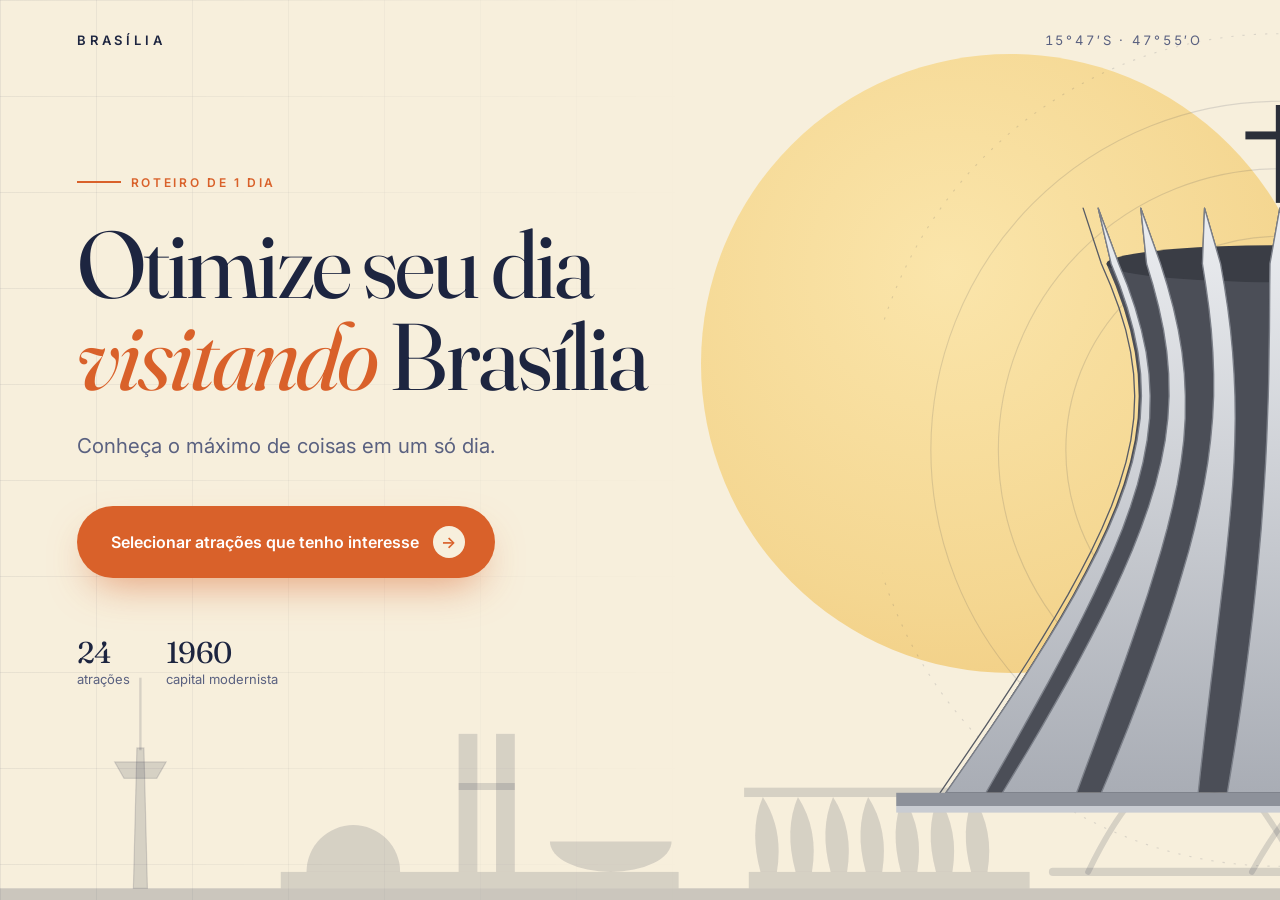
<file: index.html>
<!DOCTYPE html>
<html lang="pt-BR">
<head>
  <meta charset="utf-8">
  <meta name="viewport" content="width=device-width, initial-scale=1">
  <title>Brasília em um dia</title>
  <link rel="preconnect" href="https://fonts.googleapis.com">
  <link href="https://fonts.googleapis.com/css2?family=Fraunces:ital,opsz,wght@0,9..144,400;1,9..144,400&family=Inter:wght@400;500;600&display=swap" rel="stylesheet">
  <link rel="stylesheet" href="style.css">
</head>
<body>
<main class="hero">
  <div class="grade"></div>
  <div class="sol"></div>

  <div class="arcos" aria-hidden="true">
    <svg viewBox="0 0 800 800" preserveAspectRatio="xMidYMid slice" fill="none" stroke="#1d2540" stroke-opacity=".13">
      <circle cx="400" cy="400" r="190"/><circle cx="400" cy="400" r="250"/>
      <circle cx="400" cy="400" r="310"/><circle cx="400" cy="400" r="370" stroke-dasharray="2 8"/>
    </svg>
  </div>

  <svg class="skyline" viewBox="0 0 1440 200" preserveAspectRatio="xMinYMax slice" aria-hidden="true">
    <g fill="#1d2540" fill-opacity=".15" stroke="#1d2540" stroke-opacity=".15">
      <!-- Torre de TV -->
      <polygon points="114,190 126,190 123,70 117,70"/>
      <polygon points="98,82 142,82 134,96 106,96"/>
      <rect x="119" y="10" width="2" height="62" stroke="none"/>
      <!-- Congresso Nacional -->
      <rect x="240" y="176" width="340" height="14" stroke="none"/>
      <path d="M262 176 A40 40 0 0 1 342 176 Z" stroke="none"/>
      <rect x="392" y="58" width="16" height="118" stroke="none"/>
      <rect x="424" y="58" width="16" height="118" stroke="none"/>
      <rect x="392" y="100" width="48" height="6" stroke="none"/>
      <path d="M470 150 A52 26 0 0 0 574 150 Z" stroke="none"/>
      <!-- Palácio da Alvorada -->
      <rect x="640" y="176" width="240" height="14" stroke="none"/>
      <rect x="636" y="104" width="248" height="8" stroke="none"/>
      <g stroke="none">
        <path id="col" d="M650 176 Q640 140 652 112 Q670 140 664 176 Z"/>
        <use href="#col" x="30"/><use href="#col" x="60"/><use href="#col" x="90"/>
        <use href="#col" x="120"/><use href="#col" x="150"/><use href="#col" x="180"/>
      </g>
    </g>
    <!-- Ponte JK -->
    <g fill="none" stroke="#1d2540" stroke-opacity=".15" stroke-width="5" stroke-linecap="round">
      <path d="M930 176 Q1020 -10 1110 176"/>
      <path d="M1070 176 Q1160 10 1250 176"/>
      <path d="M1210 176 Q1300 -10 1390 176"/>
      <path d="M900 176 H1440" stroke-width="7"/>
    </g>
    <rect x="0" y="190" width="1440" height="10" fill="#1d2540" fill-opacity=".2"/>
  </svg>

  <svg class="catedral" viewBox="-300 0 600 540" id="catedral" role="img" aria-label="Catedral de Brasília"></svg>

  <nav class="topo">
    <b>Brasília</b>
    <span class="coord">15°47′S · 47°55′O</span>
  </nav>

  <section class="conteudo">
    <div class="selo">Roteiro de 1 dia</div>
    <h1>Otimize seu dia <em>visitando</em> Brasília</h1>
    <p class="sub">Conheça o máximo de coisas em um só dia.</p>

    <button class="btn" id="abrir">
      Selecionar atrações que tenho interesse <span class="seta">→</span>
    </button>

    <div class="fatos">
      <div><strong id="qtd">15</strong>atrações</div>
      <div><strong>1960</strong>capital modernista</div>
    </div>
  </section>
</main>

<dialog id="modal">
  <section class="passo">
    <div class="m-cab">
      <div>
        <h2>O que você quer fazer?</h2>
        <p>Toque no horário em que você vai fazer cada atividade.</p>
      </div>
      <button class="fechar" data-fechar aria-label="Fechar">✕</button>
    </div>
    <div class="lista1" id="grid1"></div>
    <div class="m-rod">
      <div class="resumo"><strong id="resumo1">0 atividades</strong><span id="tempoTotal">0 min no total</span></div>
      <button class="btn" id="ver" disabled>Ver minha lista <span class="seta">→</span></button>
    </div>
  </section>
</dialog>

<script src="atracoes.js"></script>
<script src="catedral.js"></script>
<script>
  desenharCatedral(document.getElementById("catedral"));
  document.getElementById("qtd").textContent = FIXAS.length;

  const $ = id => document.getElementById(id);
  const modal = $("modal");
  const ler = (k, padrao) => { try { return JSON.parse(sessionStorage.getItem(k)) ?? padrao; } catch (e) { return padrao; } };

  const fixasSalvas = ler("fixas", []);
  const plural = (n, a, b) => `${n} ${n === 1 ? a : b}`;

  /* ---------- escolher horário direto nos botões ---------- */
  const escolha = {};                                   // id -> "HH:MM"
  fixasSalvas.forEach(f => { escolha[f.id] = f.inicio; });

  const grupos = [...new Set(FIXAS.map(a => a.grupo))];
  $("grid1").innerHTML = grupos.map(g => `
    <section class="grupo1">
      <h3>${g}</h3>
      ${FIXAS.filter(a => a.grupo === g).map(a => `
        <div class="fixa1" data-id="${a.id}">
          <div class="info">
            <div class="nome">${a.nome}</div>
            <div class="meta">duração ${formatarTempo(a.minutos)}</div>
          </div>
          <div class="horas">
            ${a.horarios.map(h => `<button type="button" class="hora-btn" data-h="${h}" aria-pressed="false">${h.replace(":00", "h")}</button>`).join("")}
          </div>
        </div>`).join("")}
    </section>`).join("");

  function pintar1() {
    document.querySelectorAll(".fixa1").forEach(row => {
      const sel = escolha[row.dataset.id];
      row.classList.toggle("ativa", !!sel);
      row.querySelectorAll(".hora-btn").forEach(b => b.setAttribute("aria-pressed", b.dataset.h === sel));
    });
    const f = fixas();
    $("resumo1").textContent = plural(f.length, "atividade", "atividades");
    $("tempoTotal").textContent = `${formatarTempo(f.reduce((s, x) => s + x.minutos, 0))} no total`;
    $("ver").disabled = f.length === 0;
  }
  $("grid1").addEventListener("click", e => {
    const btn = e.target.closest(".hora-btn");
    if (!btn) return;
    const id = btn.closest(".fixa1").dataset.id;
    if (escolha[id] === btn.dataset.h) delete escolha[id];   // clicar de novo desmarca
    else escolha[id] = btn.dataset.h;
    pintar1();
  });

  function fixas() {
    return FIXAS.filter(a => escolha[a.id]).map(a => ({ id: a.id, nome: a.nome, minutos: a.minutos, inicio: escolha[a.id] }));
  }
  $("abrir").addEventListener("click", () => { pintar1(); modal.showModal(); });
  document.querySelectorAll("[data-fechar]").forEach(b => b.addEventListener("click", () => modal.close()));
  modal.addEventListener("click", e => { if (e.target === modal) modal.close(); });
  $("ver").addEventListener("click", () => {
    sessionStorage.setItem("fixas", JSON.stringify(fixas()));
    location.href = "lista.html";
  });
  pintar1();
</script>
</body>
</html>
</file>
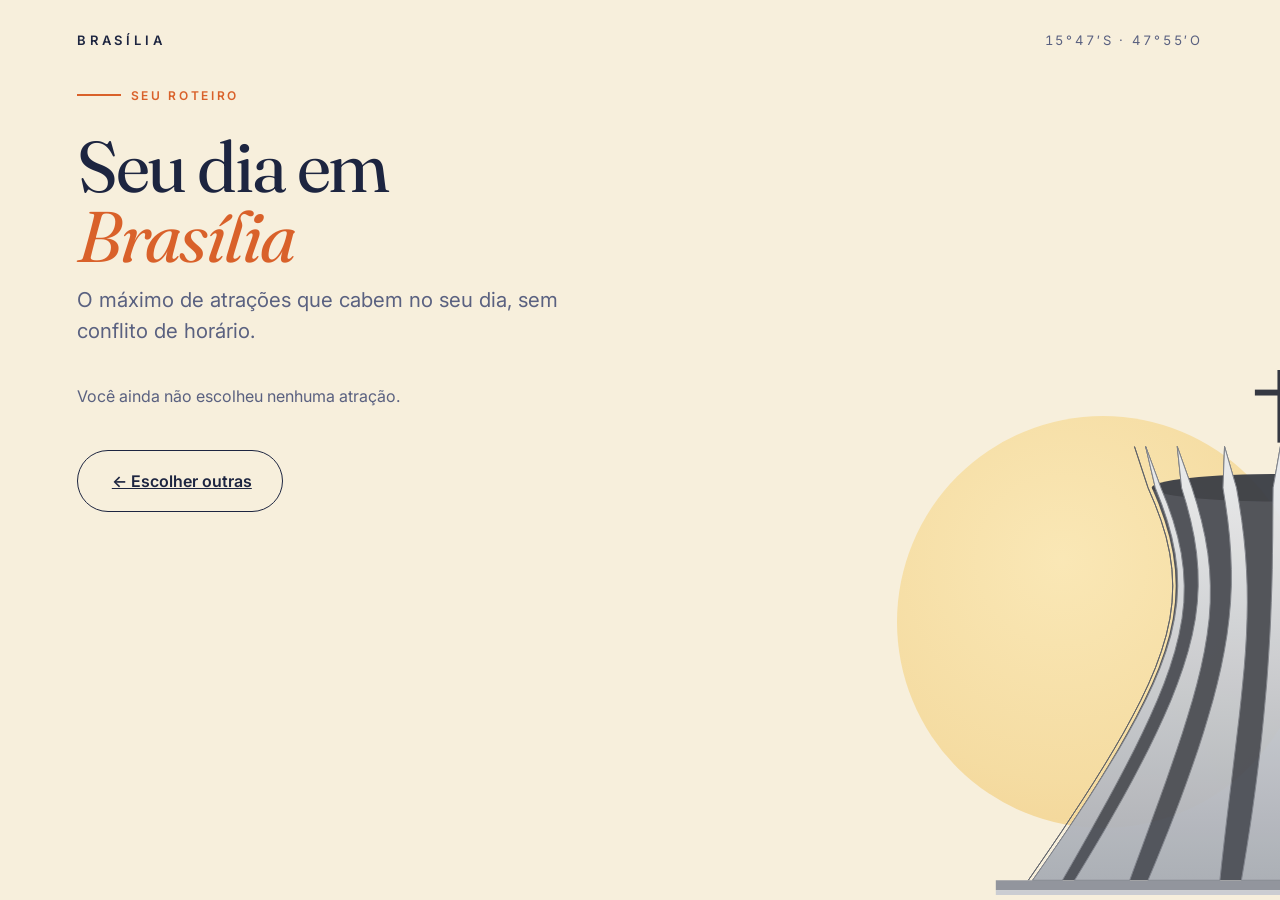
<file: lista.html>
<!DOCTYPE html>
<html lang="pt-BR">
<head>
  <meta charset="utf-8">
  <meta name="viewport" content="width=device-width, initial-scale=1">
  <title>Seu roteiro · Brasília</title>
  <link rel="preconnect" href="https://fonts.googleapis.com">
  <link href="https://fonts.googleapis.com/css2?family=Fraunces:ital,opsz,wght@0,9..144,400;1,9..144,400&family=Inter:wght@400;500;600&display=swap" rel="stylesheet">
  <link rel="stylesheet" href="style.css">
</head>
<body>
<main class="pagina">
  <div class="sol"></div>
  <svg class="catedral" viewBox="-300 0 600 540" id="catedral" aria-hidden="true"></svg>

  <nav class="topo"><b>Brasília</b><span class="coord">15°47′S · 47°55′O</span></nav>

  <section class="roteiro">
    <div class="selo">Seu roteiro</div>
    <h1>Seu dia em <em>Brasília</em></h1>
    <p class="sub">O máximo de atrações que cabem no seu dia, sem conflito de horário.</p>

    <div id="conteudo"></div>

    <a class="btn claro" href="index.html">← Escolher outras</a>
  </section>
</main>

<script src="atracoes.js"></script>
<script src="catedral.js"></script>
<script src="interval-scheduling.js"></script>
<script>
  desenharCatedral(document.getElementById("catedral"));

  const ler = (k) => { try { return JSON.parse(sessionStorage.getItem(k)) || []; } catch (e) { return []; } };
  const paraMin = h => { const [H, M] = h.split(":").map(Number); return H * 60 + M; };
  const paraHora = m => `${String(Math.floor(m / 60) % 24).padStart(2, "0")}:${String(m % 60).padStart(2, "0")}`;

  // 1. Pega as atrações e horários que a pessoa escolheu na tela anterior
  const selecao = ler("fixas").filter(f => f.nome && f.inicio);

  // 2. Transforma cada horário em minutos (início e fim)
  const atracoes = selecao.map(f => ({
    nome: f.nome,
    minutos: f.minutos,
    inicio: paraMin(f.inicio),
    fim: paraMin(f.inicio) + f.minutos,
  }));

  // 3. Aplica o Interval Scheduling
  const { escolhidas, deFora } = intervalScheduling(atracoes);

  // 4. Mostra o resultado na tela
  const linha = (a, i) => `<li class="fixa" style="animation-delay:${i * 60}ms">
      <span class="hora">${paraHora(a.inicio)} – ${paraHora(a.fim)}</span>
      <span class="nome">${a.nome}</span>
      <span class="tempo">${formatarTempo(a.minutos)}</span>
    </li>`;

  let html;
  if (!escolhidas.length) html = '<p class="vazio">Você ainda não escolheu nenhuma atração.</p>';
  else {
    html = '<ol class="lista">' + escolhidas.map(linha).join("") + "</ol>";
    const min = escolhidas.reduce((s, a) => s + a.minutos, 0);
    html += `<div class="total"><span>${escolhidas.length} de ${atracoes.length} atrações</span><strong>${formatarTempo(min)}</strong></div>`;
  }
  if (deFora.length) {
    html += '<div class="grupo">Ficaram de fora por conflito de horário</div>';
    html += '<ol class="lista fora">' + deFora.sort((a, b) => a.inicio - b.inicio).map(linha).join("") + "</ol>";
  }
  document.getElementById("conteudo").innerHTML = html;
</script>
</body>
</html>
</file>
<file: style.css>
:root {
  --bg: #f7efdc;
  --bg-2: #f1e5c8;
  --ink: #1d2540;
  --ink-soft: #5a6180;
  --accent: #d9612a;
  --sun: #f4d489;
  --line: rgba(29, 37, 64, 0.14);
  --serif: "Fraunces", "Iowan Old Style", Georgia, serif;
  --sans: "Inter", system-ui, -apple-system, "Segoe UI", sans-serif;
}

* { box-sizing: border-box; margin: 0; padding: 0; }

body {
  font-family: var(--sans);
  color: var(--ink);
  background: var(--bg);
  min-height: 100vh;
  -webkit-font-smoothing: antialiased;
}

/* ---------- HERO ---------- */
.hero {
  position: relative;
  min-height: 100vh;
  overflow: hidden;
  display: flex;
  flex-direction: column;
  --cw: min(62vw, 820px);
}

/* sol / lua do cerrado atrás da catedral */
.sol {
  position: absolute;
  right: calc(var(--cw) * -0.05);
  top: 6vh;
  width: calc(var(--cw) * 0.78);
  aspect-ratio: 1;
  border-radius: 50%;
  background: radial-gradient(circle at 40% 35%, #fbe4a5, var(--sun) 60%, #efc36f);
  opacity: .9;
}
/* arcos concêntricos finos */
.arcos {
  position: absolute;
  right: 0;
  top: 0;
  width: var(--cw);
  height: 100%;
  transform: translateX(50%);
  pointer-events: none;
}
.arcos svg { width: 100%; height: 100%; }

.catedral {
  position: absolute;
  bottom: 9vh;
  right: calc(var(--cw) / -2);
  width: var(--cw);
  height: auto;
}

.skyline {
  position: absolute;
  left: 0; right: 0; bottom: 0;
  width: 100%;
  height: 26vh;
  min-height: 170px;
}

/* grade arquitetônica */
.grade {
  position: absolute; inset: 0;
  background-image:
    linear-gradient(var(--line) 1px, transparent 1px),
    linear-gradient(90deg, var(--line) 1px, transparent 1px);
  background-size: 96px 96px;
  mask-image: linear-gradient(90deg, #000 0%, transparent 55%);
  -webkit-mask-image: linear-gradient(90deg, #000 0%, transparent 55%);
  opacity: .5;
}

nav.topo {
  position: relative; z-index: 3;
  display: flex; justify-content: space-between; align-items: center;
  padding: 32px clamp(24px, 6vw, 88px);
  font-size: 13px; letter-spacing: .22em; text-transform: uppercase;
  color: var(--ink-soft);
}
nav.topo b { color: var(--ink); font-weight: 600; letter-spacing: .3em; }
nav.topo .coord { font-variant-numeric: tabular-nums; }

.conteudo {
  position: relative; z-index: 3;
  padding: 0 clamp(24px, 6vw, 88px);
  margin: auto 0;
  max-width: min(760px, 62vw);
  padding-bottom: 14vh;
}
.selo {
  display: inline-flex; align-items: center; gap: 10px;
  font-size: 12px; letter-spacing: .22em; text-transform: uppercase;
  color: var(--accent); font-weight: 600;
  margin-bottom: 28px;
}
.selo::before { content: ""; width: 44px; height: 2px; background: var(--accent); }

h1 {
  font-family: var(--serif);
  font-weight: 400;
  font-size: clamp(44px, 7.4vw, 108px);
  line-height: .98;
  letter-spacing: -.03em;
}
h1 em { font-style: italic; color: var(--accent); }

.sub {
  margin-top: 28px;
  font-size: clamp(17px, 1.6vw, 22px);
  line-height: 1.5;
  color: var(--ink-soft);
  max-width: 36ch;
}

.btn {
  display: inline-flex; align-items: center; gap: 14px;
  margin-top: 44px;
  padding: 20px 30px 20px 34px;
  border: 0; border-radius: 999px;
  background: var(--accent); color: #fff;
  font: 600 16px var(--sans);
  cursor: pointer;
  box-shadow: 0 18px 40px -14px rgba(217, 97, 42, .6);
  transition: transform .2s ease, box-shadow .2s ease, background .2s;
}
.btn:hover { transform: translateY(-3px); background: #c5541f; box-shadow: 0 24px 46px -14px rgba(217, 97, 42, .7); }
.btn .seta {
  width: 32px; height: 32px; border-radius: 50%;
  background: var(--bg); color: var(--accent);
  display: grid; place-items: center; font-size: 16px;
}
.btn[disabled] { opacity: .4; cursor: not-allowed; transform: none; box-shadow: none; }
.btn.claro { background: transparent; color: var(--ink); border: 1.5px solid var(--ink); box-shadow: none; }
.btn.claro:hover { background: var(--ink); color: #fff; }

.fatos {
  display: flex; gap: 36px; margin-top: 56px;
  font-size: 13px; color: var(--ink-soft);
}
.fatos strong { display: block; font: 400 30px var(--serif); color: var(--ink); letter-spacing: -.02em; }

/* ---------- MODAL ---------- */
dialog {
  border: 0; padding: 0;
  width: min(760px, calc(100vw - 32px));
  max-height: min(86vh, 800px);
  margin: auto;
  border-radius: 32px;
  background: var(--bg);
  color: var(--ink);
  box-shadow: 0 50px 120px -30px rgba(20, 26, 50, .55);
  overflow: hidden;
}
dialog[open] { display: flex; flex-direction: column; animation: sobe .35s cubic-bezier(.2, .8, .2, 1); }
dialog::backdrop { background: rgba(29, 37, 64, .45); backdrop-filter: blur(6px); }
@keyframes sobe { from { opacity: 0; transform: translateY(24px) scale(.98); } }

.m-cab { padding: 30px 34px 18px; display: flex; justify-content: space-between; align-items: flex-start; gap: 16px; }
.m-cab h2 { font: 400 32px/1.1 var(--serif); letter-spacing: -.02em; }
.m-cab p { margin-top: 8px; color: var(--ink-soft); font-size: 14px; }
.fechar {
  border: 0; background: var(--bg-2); color: var(--ink);
  width: 40px; height: 40px; border-radius: 50%;
  font-size: 18px; cursor: pointer; flex: none;
}
.fechar:hover { background: #e8d9b4; }
.passo { display: flex; flex-direction: column; min-height: 0; flex: 1; }

.m-rod {
  display: flex; justify-content: space-between; align-items: center; gap: 16px;
  padding: 18px 34px 24px;
  border-top: 1px solid var(--line);
  background: var(--bg);
}
.resumo { font-size: 14px; color: var(--ink-soft); }
.resumo strong { display: block; font: 400 26px var(--serif); color: var(--ink); letter-spacing: -.01em; }
.m-rod .btn { margin: 0; padding: 16px 24px 16px 28px; }

/* ---------- PÁGINA DA LISTA ---------- */
.pagina {
  position: relative; min-height: 100vh; overflow: hidden;
  --cw: min(46vw, 620px);
}
.pagina .catedral { bottom: 0; opacity: .95; }
.pagina .sol { top: auto; bottom: 8%; width: calc(var(--cw) * .7); opacity: .7; }
.roteiro {
  position: relative; z-index: 3;
  max-width: 640px;
  padding: 0 clamp(24px, 6vw, 88px) 120px;
  margin-left: 0;
}
.roteiro h1 { font-size: clamp(40px, 5.6vw, 76px); margin-bottom: 14px; }
.roteiro .sub { max-width: 40ch; margin-top: 0; }

.lista { list-style: none; margin-top: 44px; counter-reset: n; }
.lista li {
  counter-increment: n;
  display: grid; grid-template-columns: 52px 1fr auto; align-items: center;
  padding: 22px 0;
  border-top: 1px solid var(--line);
  animation: entra .5s both;
}
.lista li:last-child { border-bottom: 1px solid var(--line); }
.lista li::before {
  content: counter(n, decimal-leading-zero);
  font: italic 400 20px var(--serif); color: var(--accent);
}
.lista .nome { font: 400 26px var(--serif); letter-spacing: -.01em; }
.lista .tempo {
  font-size: 13px; font-weight: 600; letter-spacing: .04em;
  padding: 7px 14px; border-radius: 999px; background: var(--bg-2);
}
@keyframes entra { from { opacity: 0; transform: translateY(12px); } }

.total {
  margin-top: 34px; display: flex; align-items: baseline; gap: 16px;
  font-size: 14px; color: var(--ink-soft);
}
.total strong { font: 400 48px var(--serif); color: var(--ink); letter-spacing: -.02em; }
.vazio { margin-top: 40px; color: var(--ink-soft); }

@media (max-width: 820px) {
  .hero { --cw: 120vw; }
  .catedral { bottom: 20vh; opacity: .35; }
  .sol { opacity: .5; }
  .conteudo { max-width: none; }
  .fatos { gap: 24px; }
  .pagina { --cw: 110vw; }
  .pagina .catedral { opacity: .18; }
  nav.topo .coord { display: none; }
  .m-rod { flex-direction: column; align-items: stretch; }
  .m-rod .btn { justify-content: center; }
}
@media (prefers-reduced-motion: reduce) { * { animation: none !important; transition: none !important; } }

/* lista: horários */
.grupo { margin-top: 44px; font-size: 12px; letter-spacing: .22em; text-transform: uppercase; font-weight: 600; color: var(--accent); }
.grupo + .lista { margin-top: 14px; }
.lista .hora { font: italic 400 20px var(--serif); color: var(--accent); }
.lista li.fixa { grid-template-columns: 132px 1fr auto; }
.lista li.fixa::before { content: none; }
@media (max-width: 820px) { .lista li.fixa { grid-template-columns: 1fr auto; } .lista li.fixa .hora { grid-column: 1 / -1; } }


/* ---------- passo 1: claro e organizado ---------- */
.lista1 { overflow-y: auto; padding: 4px 34px 24px; }
.grupo1 + .grupo1 { margin-top: 26px; }
.grupo1 h3 {
  font: 600 12px var(--sans); letter-spacing: .2em; text-transform: uppercase;
  color: var(--accent); margin-bottom: 10px;
  display: flex; align-items: center; gap: 12px;
}
.grupo1 h3::after { content: ""; flex: 1; height: 1px; background: var(--line); }
.fixa1 {
  display: flex; align-items: center; justify-content: space-between; gap: 18px;
  padding: 16px 18px; margin-bottom: 10px;
  background: #fffdf8; border: 1.5px solid var(--line); border-radius: 18px;
  transition: border-color .15s, background .15s, box-shadow .15s;
}
.fixa1.ativa { background: #fff1e4; border-color: var(--accent); box-shadow: 0 8px 22px -14px rgba(217, 97, 42, .7); }
.fixa1 .nome { font-weight: 600; font-size: 15px; line-height: 1.3; }
.fixa1 .meta { font-size: 13px; color: var(--ink-soft); margin-top: 3px; }
.horas { display: flex; flex-wrap: wrap; justify-content: flex-end; gap: 8px; max-width: 55%; }
.hora-btn {
  min-width: 56px; padding: 9px 14px; border-radius: 999px;
  background: #fff; color: var(--ink); border: 1.5px solid #cfc6ae;
  font: 600 14px var(--sans); cursor: pointer; transition: all .15s;
}
.hora-btn:hover { border-color: var(--accent); color: var(--accent); }
.hora-btn[aria-pressed="true"] { background: var(--accent); border-color: var(--accent); color: #fff; }
.hora-btn:focus-visible { outline: 3px solid var(--accent); outline-offset: 2px; }
@media (max-width: 820px) {
  .lista1 { padding: 4px 20px 20px; }
  .fixa1 { flex-direction: column; align-items: flex-start; }
  .horas { justify-content: flex-start; max-width: none; }
}

/* lista: atrações que ficaram de fora */
.lista.fora li { opacity: .5; }
</file>
